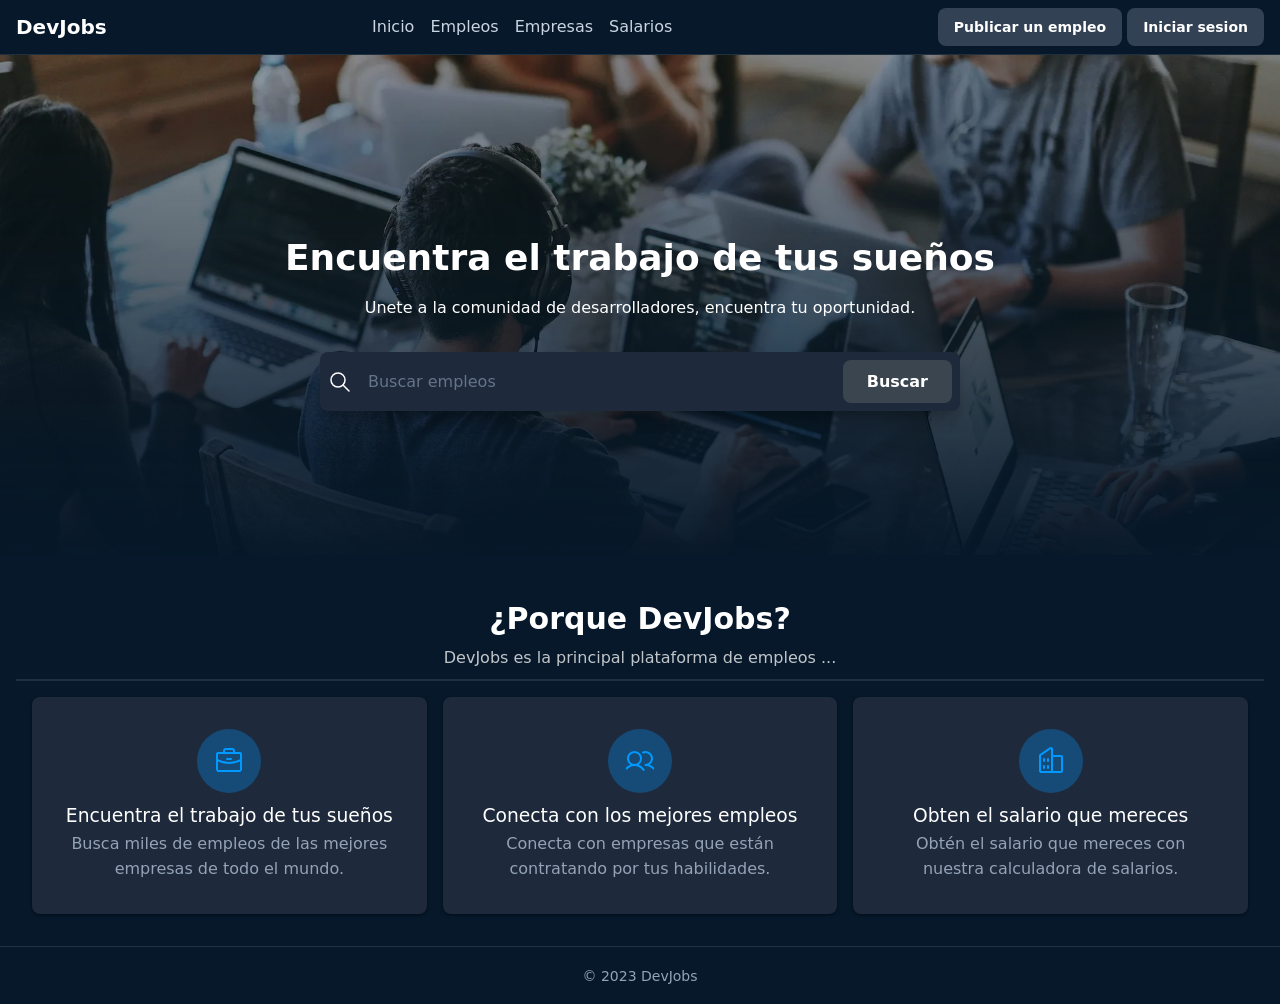
<file: html-css/index.html>
<!DOCTYPE html>
<html lang="es">

<head>
    <meta charset="UTF-8">
    <meta name="viewport" content="width=device-width, initial-scale=1.0">

    <link rel="stylesheet" href="./styles.css">
    <title>DevJobs</title>
</head>

<body>
    <header>
        <h2>DevJobs</h2>

        <nav>
            <a href="">Inicio</a>
            <a href="">Empleos</a>
            <a href="">Empresas</a>
            <a href="">Salarios</a>
        </nav>

        <div>
            <a href="">Publicar un empleo</a>
            <a href="">Iniciar sesion</a>
        </div>
    </header>


    <main>
        <section>
            <img src="./background.webp" alt="Background Image" />

            <h1>Encuentra el trabajo de tus sueños</h1>

            <p>Unete a la comunidad de desarrolladores, encuentra tu oportunidad.</p>

            <form role="search">
                <div>
                    <svg xmlns="http://www.w3.org/2000/svg" width="24" height="24" viewBox="0 0 24 24" fill="none"
                        stroke="currentColor" stroke-width="1.5" stroke-linecap="round" stroke-linejoin="round"
                        class="icon icon-tabler icons-tabler-outline icon-tabler-search">
                        <path stroke="none" d="M0 0h24v24H0z" fill="none" />
                        <path d="M10 10m-7 0a7 7 0 1 0 14 0a7 7 0 1 0 -14 0" />
                        <path d="M21 21l-6 -6" />
                    </svg>

                    <input type="text" placeholder="Buscar empleos" />

                    <button type="submit">Buscar</button>
                </div>
            </form>
        </section>

        <section>
            <header>
                <h2>¿Porque DevJobs?</h2>
                <p>DevJobs es la principal plataforma de empleos ...</p>
            </header>

            <footer>
                <article>
                    <svg fill="currentColor" height="32" viewBox="0 0 256 256" width="32"
                        xmlns="http://www.w3.org/2000/svg" aria-hidden="true">
                        <path
                            d="M216,56H176V48a24,24,0,0,0-24-24H104A24,24,0,0,0,80,48v8H40A16,16,0,0,0,24,72V200a16,16,0,0,0,16,16H216a16,16,0,0,0,16-16V72A16,16,0,0,0,216,56ZM96,48a8,8,0,0,1,8-8h48a8,8,0,0,1,8,8v8H96ZM216,72v41.61A184,184,0,0,1,128,136a184.07,184.07,0,0,1-88-22.38V72Zm0,128H40V131.64A200.19,200.19,0,0,0,128,152a200.25,200.25,0,0,0,88-20.37V200ZM104,112a8,8,0,0,1,8-8h32a8,8,0,0,1,0,16H112A8,8,0,0,1,104,112Z">
                        </path>
                    </svg>
                    <h3>Encuentra el trabajo de tus sueños</h3>
                    <p>Busca miles de empleos de las mejores empresas de todo el mundo.</p>
                </article>

                <article>
                    <svg fill="currentColor" height="32" viewBox="0 0 256 256" width="32"
                        xmlns="http://www.w3.org/2000/svg" aria-hidden="true">
                        <path
                            d="M117.25,157.92a60,60,0,1,0-66.5,0A95.83,95.83,0,0,0,3.53,195.63a8,8,0,1,0,13.4,8.74,80,80,0,0,1,134.14,0,8,8,0,0,0,13.4-8.74A95.83,95.83,0,0,0,117.25,157.92ZM40,108a44,44,0,1,1,44,44A44.05,44.05,0,0,1,40,108Zm210.14,98.7a8,8,0,0,1-11.07-2.33A79.83,79.83,0,0,0,172,168a8,8,0,0,1,0-16,44,44,0,1,0-16.34-84.87,8,8,0,1,1-5.94-14.85,60,60,0,0,1,55.53,105.64,95.83,95.83,0,0,1,47.22,37.71A8,8,0,0,1,250.14,206.7Z">
                        </path>
                    </svg>

                    <h3>Conecta con los mejores empleos</h3>
                    <p>Conecta con empresas que están contratando por tus habilidades.</p>
                </article>

                <article>
                    <svg fill="currentColor" height="32" viewBox="0 0 256 256" width="32"
                        xmlns="http://www.w3.org/2000/svg" aria-hidden="true">
                        <path
                            d="M240,208H224V96a16,16,0,0,0-16-16H144V32a16,16,0,0,0-24.88-13.32L39.12,72A16,16,0,0,0,32,85.34V208H16a8,8,0,0,0,0,16H240a8,8,0,0,0,0-16ZM208,96V208H144V96ZM48,85.34,128,32V208H48ZM112,112v16a8,8,0,0,1-16,0V112a8,8,0,1,1,16,0Zm-32,0v16a8,8,0,0,1-16,0V112a8,8,0,1,1,16,0Zm0,56v16a8,8,0,0,1-16,0V168a8,8,0,0,1,16,0Zm32,0v16a8,8,0,0,1-16,0V168a8,8,0,0,1,16,0Z">
                        </path>
                    </svg>

                    <h3>Obten el salario que mereces</h3>
                    <p>Obtén el salario que mereces con nuestra calculadora de salarios.</p>
                </article>
            </footer>

        </section>
    </main>


    <footer>
        <small>&copy; 2023 DevJobs</small>
    </footer>
</body>

</html>
</file>
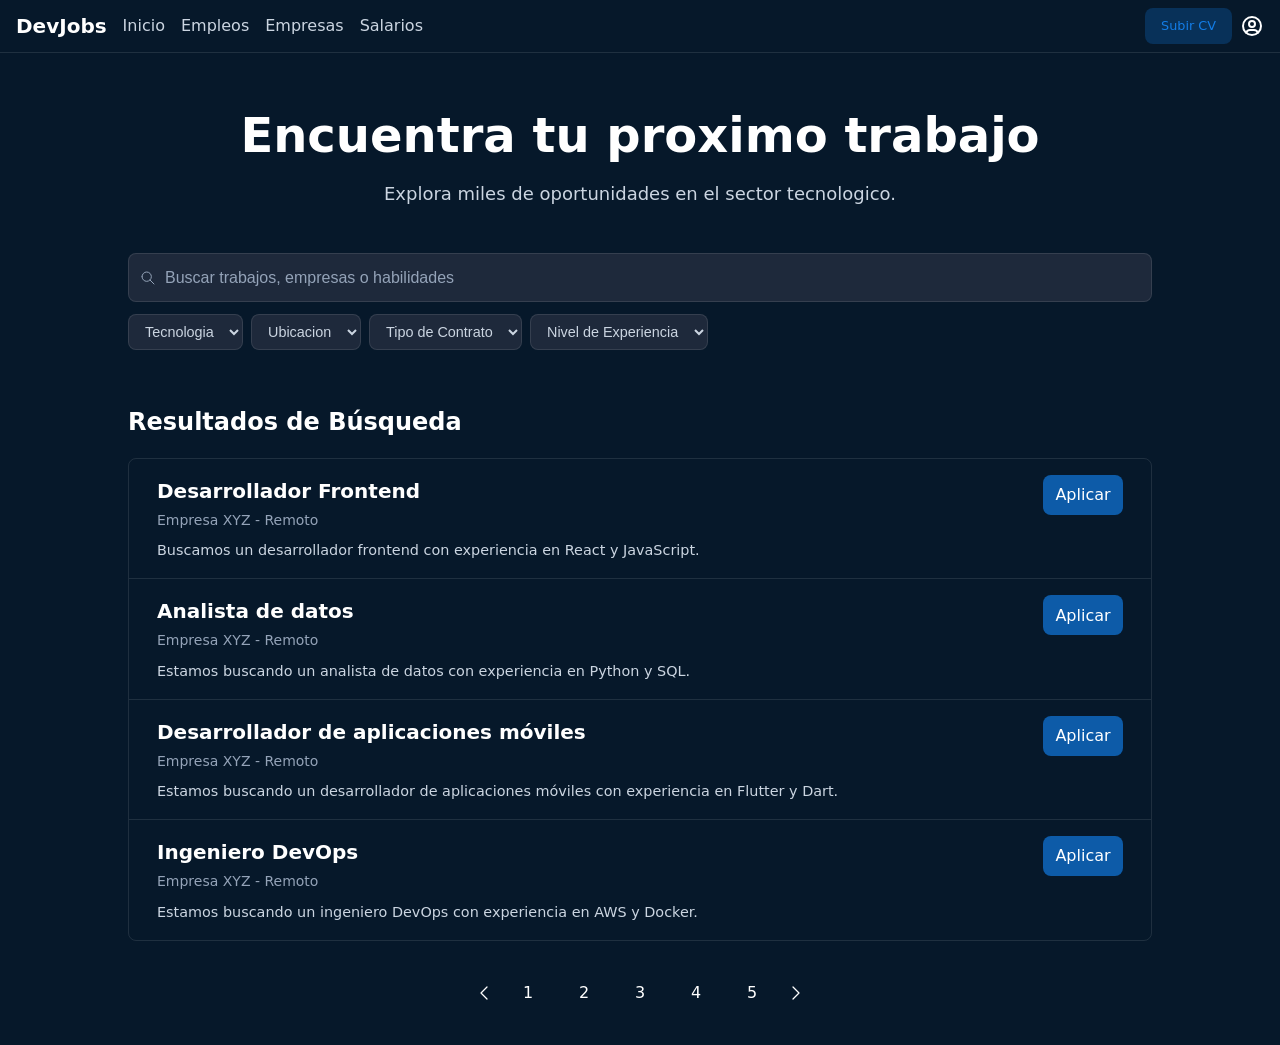
<file: html-css/html/resultados-de-busqueda.html>
<!DOCTYPE html>
<html lang="en">

<head>
    <meta charset="UTF-8">
    <meta name="viewport" content="width=device-width, initial-scale=1.0">
    <link rel="stylesheet" href="../css/resultados-busqueda-styles.css">
    <title>Resultados de Búsqueda</title>
</head>

<body>
    <header>
        <nav>
            <h2>DevJobs</h2>
            <a href="../index.html">Inicio</a>
            <a href="">Empleos</a>
            <a href="">Empresas</a>
            <a href="">Salarios</a>
        </nav>

        <div>
            <a href="">Subir CV</a>
            <svg xmlns="http://www.w3.org/2000/svg" width="24" height="24" viewBox="0 0 24 24" fill="none"
                stroke="currentColor" stroke-width="2" stroke-linecap="round" stroke-linejoin="round"
                class="icon icon-tabler icons-tabler-outline icon-tabler-user-circle">
                <path stroke="none" d="M0 0h24v24H0z" fill="none" />
                <path d="M12 12m-9 0a9 9 0 1 0 18 0a9 9 0 1 0 -18 0" />
                <path d="M12 10m-3 0a3 3 0 1 0 6 0a3 3 0 1 0 -6 0" />
                <path d="M6.168 18.849a4 4 0 0 1 3.832 -2.849h4a4 4 0 0 1 3.834 2.855" />
            </svg>
        </div>
    </header>

    <main>
        <section>
            <div>
                <h1>Encuentra tu proximo trabajo</h1>
                <p>Explora miles de oportunidades en el sector tecnologico.</p>
            </div>

            <div>
                <form role="search">
                    <div>
                        <svg xmlns="http://www.w3.org/2000/svg" width="24" height="24" viewBox="0 0 24 24" fill="none"
                            stroke="currentColor" stroke-width="1.5" stroke-linecap="round" stroke-linejoin="round"
                            class="icon icon-tabler icons-tabler-outline icon-tabler-search">
                            <path stroke="none" d="M0 0h24v24H0z" fill="none" />
                            <path d="M10 10m-7 0a7 7 0 1 0 14 0a7 7 0 1 0 -14 0" />
                            <path d="M21 21l-6 -6" />
                        </svg>
                        <input type="text" name="search" id="search" placeholder="Buscar trabajos, empresas o habilidades"/>
                    </div>
                    
                    <div>
                        <select name="tecnologia">
                            <option value="">Tecnologia</option>
                            <option value="java">Java</option>
                            <option value="react">React</option>
                            <option value="vue">Vue</option>
                        </select>
    
                        <select name="ubicacion">
                            <option value="">Ubicacion</option>
                            <option value="remoto">Remoto</option>
                            <option value="oficina">Oficina</option>
                            <option value="hibrido">Hibrido</option>
                        </select>
    
                        <select name="tipo-contrato">
                            <option value="">Tipo de Contrato</option>
                            <option value="temporal">Temporal</option>
                            <option value="indefinido">Indefinido</option>
                        </select>
    
                        <select name="nivel-experiencia">
                            <option value="">Nivel de Experiencia</option>
                            <option value="junior">Junior</option>
                            <option value="mid-level">Mid-Level</option>
                            <option value="senior">Senior</option>
                        </select>
                    </div>
                </form>

            </div>
        </section>

        <section>
            <h2>Resultados de Búsqueda</h2>

            <div>
                <div>
                    <article>
                        <div>
                            <h3>Desarrollador Frontend</h3>
                            <span>Empresa XYZ - Remoto</span>
                            <p>Buscamos un desarrollador frontend con experiencia en React y JavaScript.</p>
                        </div>
                        <a>Aplicar</a>
                    </article>
    
                    <article>
                        <div>
                            <h3>Analista de datos</h3>
                            <span>Empresa XYZ - Remoto</span>
                            <p>Estamos buscando un analista de datos con experiencia en Python y SQL.</p>
                        </div>
                        <a>Aplicar</a>
                    </article>
    
                    <article>
                        <div>
                            <h3>Desarrollador de aplicaciones móviles</h3>
                            <span>Empresa XYZ - Remoto</span>
                            <p>Estamos buscando un desarrollador de aplicaciones móviles con experiencia en Flutter y Dart.</p>
                        </div>
                        <a>Aplicar</a>
                    </article>
    
                    <article>
                        <div>
                            <h3>Ingeniero DevOps</h3>
                            <span>Empresa XYZ - Remoto</span>
                            <p>Estamos buscando un ingeniero DevOps con experiencia en AWS y Docker.</p>
                        </div>
                        <a>Aplicar</a>
                    </article>
                </div>

                <div>
                    <svg  xmlns="http://www.w3.org/2000/svg"  width="24"  height="24"  viewBox="0 0 24 24"  fill="none"  stroke="currentColor"  stroke-width="1.25"  stroke-linecap="round"  stroke-linejoin="round"  class="icon icon-tabler icons-tabler-outline icon-tabler-chevron-left"><path stroke="none" d="M0 0h24v24H0z" fill="none"/><path d="M15 6l-6 6l6 6" /></svg>

                    <a href="">1</a>
                    <a href="">2</a>
                    <a href="">3</a>
                    <a href="">4</a>
                    <a href="">5</a>

                    <svg  xmlns="http://www.w3.org/2000/svg"  width="24"  height="24"  viewBox="0 0 24 24"  fill="none"  stroke="currentColor"  stroke-width="1.25"  stroke-linecap="round"  stroke-linejoin="round"  class="icon icon-tabler icons-tabler-outline icon-tabler-chevron-right"><path stroke="none" d="M0 0h24v24H0z" fill="none"/><path d="M9 6l6 6l-6 6" /></svg>
                </div>
            </div>
        </section>
    </main>

    <footer>

    </footer>
</body>

</html>
</file>
<file: html-css/styles.css>
* {
    margin: 0;
    padding: 0;
    box-sizing: border-box;
}

:root {
    --primary: #3b4550;
    --primary-dark: #0a3d66;
    --primary-hover: #0d5ba8;
    --primary-light: #09f;
    --background: #06182a;
    --text-primary: #ffffff;
    --text-secondary: #cbd5e1;
    --text-muted: #94a3b8;
    --border: rgba(255, 255, 255, 0.1);
    --card-bg: #1e293b;
    --shadow: rgba(0, 0, 0, 0.3);
    --input-bg: #1e293b;
    --hsla-example: hsla(210, 100%, 56%, 1);
}

@font-face {
    font-family: 'Inter Variable';
    font-style: normal;
    font-display: swap;
    font-weight: 100 900;
    src: url(https://cdn.jsdelivr.net/fontsource/fonts/inter:vf@latest/latin-wght-normal.woff2) format('woff2-variations');
    unicode-range: U+0000-00FF, U+0131, U+0152-0153, U+02BB-02BC, U+02C6, U+02DA, U+02DC, U+0304, U+0308, U+0329, U+2000-206F, U+20AC, U+2122, U+2191, U+2193, U+2212, U+2215, U+FEFF, U+FFFD;
}

body {
    font-family: system-ui;
    background-color: var(--background);
    color: var(--text-primary);
    min-height: 100vh;
    display: flex;
    flex-direction: column;
    line-height: 1.6;
}


/* Títulos principales */
h1 {
    font-size: 2.25rem;
    font-weight: 900;
    margin-bottom: 1rem;
    line-height: 1.2;
    text-wrap: balance;
}

h1+p {
    text-wrap: balance;
    margin-bottom: 2rem
}

/* Header */
header {
    border-bottom: 1px solid var(--border);
    background: var(--background);
    padding: .5rem 1rem;
    display: flex;
    align-items: center;
    justify-content: space-between;
    gap: 2rem;

    h2 {
        font-size: 1.25rem;
        font-weight: 700;
        color: var(--text-primary);
    }
}

/* Navegación del header a otras páginas */
nav {
    align-items: center;
    gap: 1rem;
    display: flex;

    a {
        text-decoration: none;
        color: var(--text-secondary);
        transition: color 0.2s;
        font-weight: 500;

        &:hover,
        &:focus {
            color: var(--primary);
            outline: none;
        }
    }
}

/* Botones del Header */
header div a {
    padding: 0.5rem 1rem;
    border-radius: 0.5rem;
    background-color: #334155;
    color: var(--text-primary);
    display: inline-block;
    font-size: 0.875rem;
    font-weight: 700;
    text-decoration: none;
    /* TODO */
}

/* Hero */
main>section:nth-child(1) {
    height: 500px;
    text-align: center;
    display: flex;
    flex-direction: column;
    justify-content: center;
    align-items: center;

    h1 {
        padding-top: 36px;
    }

    &>img {
        position: absolute;
        width: 100%;
        height: 100%;
        object-fit: cover;
        z-index: -1;
        left: 0;
        right: 0;
        mask-image: linear-gradient(to bottom, rgba(16, 25, 34, 1) 5%, rgba(16, 25, 34, 0) 80%);
    }
}

/* Formulario de Búsqueda */
form {
    max-width: 42rem;
    width: 100%;
    margin: 0 auto;
    padding-inline: 1rem;
}

form>div {
    display: flex;
    align-items: center;
    background-color: var(--input-bg);
    border-radius: 0.5rem;
    box-shadow: 0 10px 15px -3px var(--shadow);
    padding: 0.5rem;
    gap: 0.5rem;
}

form span {
    padding-left: 0.75rem;
    color: var(--text-muted);
    display: flex;
    align-items: center;
    flex-shrink: 0;
}

form input[type="text"] {
    flex: 1;
    background: transparent;
    border: none;
    outline: none;
    color: var(--text-primary);
    padding: 0.75rem 0.5rem;
    font-size: 1rem;
    font-family: inherit;
}

form input[type="text"]::placeholder {
    color: #64748b;
}

form button[type="submit"] {
    padding: 0.75rem 1.5rem;
    border-radius: 0.5rem;
    background-color: var(--primary);
    color: white;
    font-weight: 700;
    border: none;
    cursor: pointer;
    transition: background-color 0.2s;
    font-family: inherit;
    font-size: 1rem;
    white-space: nowrap;
}

form button[type="submit"]:hover,
form button[type="submit"]:focus {
    background-color: var(--primary-hover);
    outline: 2px solid white;
    outline-offset: 2px;
}

/* Features Section */
main>section:nth-child(2) {
    padding-inline: 1rem;
    background-color: var(--background);
    padding-top: 2rem;

    &>header {
        gap: 2px;
        flex-direction: column;

        h2 {
            margin-bottom: 0;
        }

        p {
            opacity: .75;
        }
    }

    &>div {
        max-width: 1280px;
        margin: 0 auto;
    }
}

main>section:nth-child(2) h2 {
    font-size: 1.875rem;
    font-weight: 700;
    color: var(--text-primary);
    margin-bottom: 1rem;
}

main>section:nth-child(2)>div>div:first-child>p {
    font-size: 1.125rem;
    color: var(--text-muted);
    max-width: 42rem;
    margin: 0 auto;
}

/* Grid de Features */
main>section:nth-child(2) footer {
    display: grid;
    grid-template-columns: repeat(auto-fit, minmax(280px, 1fr));
    gap: 16px
}

/* Footer */
footer {
    background-color: var(--background);
    border-top: 1px solid var(--border);
    text-align: center;
    padding: 16px;

    small {
        color: var(--text-muted);
        font-size: 0.875rem;
    }
}

article {
    background-color: var(--card-bg);
    padding: 2rem;
    margin-bottom: 16px;
    border-radius: 0.5rem;
    box-shadow: 0px 1px 3px 0px rgba(0, 0, 0, 0.5);

    svg {
        color: var(--primary-light);
        background: rgba(0, 153, 255, .3);
        width: 64px;
        height: 64px;
        border-radius: 100%;
        padding: 16px;
    }

    p {
        color: var(--text-muted);
    }

    h3 {
        font-weight: 500;
    }
}
</file>
<file: html-css/css/resultados-busqueda-styles.css>
* {
    margin: 0;
    padding: 0;
    box-sizing: border-box;
}

:root {
    --primary: #3b4550;
    --primary-dark: #0a3d66;
    --primary-hover: #0d5ba8;
    --primary-light: #09f;
    --background: #06182a;
    --text-primary: #ffffff;
    --text-secondary: #cbd5e1;
    --text-muted: #94a3b8;
    --border: rgba(255, 255, 255, 0.1);
    --card-bg: #1e293b;
    --shadow: rgba(0, 0, 0, 0.3);
    --input-bg: #1e293b;
    --hsla-example: hsla(210, 100%, 56%, 1);
}

@font-face {
    font-family: 'Inter Variable';
    font-style: normal;
    font-display: swap;
    font-weight: 100 900;
    src: url(https://cdn.jsdelivr.net/fontsource/fonts/inter:vf@latest/latin-wght-normal.woff2) format('woff2-variations');
    unicode-range: U+0000-00FF, U+0131, U+0152-0153, U+02BB-02BC, U+02C6, U+02DA, U+02DC, U+0304, U+0308, U+0329, U+2000-206F, U+20AC, U+2122, U+2191, U+2193, U+2212, U+2215, U+FEFF, U+FFFD;
}

body {
    font-family: system-ui;
    background-color: var(--background);
    color: var(--text-primary);
    min-height: 100vh;
    display: flex;
    flex-direction: column;
    line-height: 1.6;
}

h1 {
    font-size: 2.25rem;
    font-weight: 550;
    margin-bottom: 1rem;
    line-height: 1.2;
    text-wrap: balance;
}

h1+p {
    text-wrap: balance;
    margin-bottom: 2rem
}

/* Header */
header {
    border-bottom: 1px solid var(--border);
    background: var(--background);
    padding: .5rem 1rem;
    display: flex;
    align-items: center;
    justify-content: space-between;
    gap: 2rem;

    h2 {
        font-size: 1.25rem;
        font-weight: 700;
        color: var(--text-primary);
    }
}

header div:nth-last-child(1) {
    display: flex;
    align-items: center;
    gap: 0.5rem;

    a {
        padding: 0.5rem 1rem;
        border-radius: 0.5rem;
        color: #137de7;
        display: inline-block;
        font-size: 0.8rem;
        font-weight: 500;
        text-decoration: none;
        background-color: #0d5aa860;
    }

    svg {
        width: 24px;
        height: 24px;
        color: var(--text-primary);
    }
}

/* Navegación del header a otras páginas */
nav {
    align-items: center;
    gap: 1rem;
    display: flex;

    a {
        text-decoration: none;
        color: var(--text-secondary);
        transition: color 0.2s;
        font-weight: 500;

        &:hover,
        &:focus {
            color: var(--primary);
            outline: none;
        }
    }
}

/* Hero */
main>section:nth-child(1) {
    height: 350px;
    width: 100%;
    text-align: center;
    display: flex;
    flex-direction: column;
    justify-content: center;
    align-items: center;

    div:nth-child(1) {
        width: 100%;
        margin-bottom: 0.75rem;

        h1 {
            font-size: 3rem;
        }

        p {
            color: var(--text-secondary);
            font-size: 1.125rem;
        }
    }

    div:nth-child(2) {
        width: 80%;

        form {
            display: flex;
            flex-direction: column;
            justify-content: center;

            &>div {
                position: relative;
                display: inline-flex;
                align-items: center;

                svg {
                    position: absolute;
                    left: 0.75rem;
                    width: 16px;
                    height: 16px;
                    color: var(--text-muted);
                }
                input{
                    background-color: var(--input-bg);
                    border: 1px solid var(--border);
                    padding: 0.9rem 0.75rem;
                    padding-left: 2.25rem;
                    border-radius: 0.5rem;
                    color: var(--text-secondary);
                    font-size: 1rem;
                    width: 100%;

                    &::placeholder {
                        color: var(--text-muted);
                    }

                    &:focus {
                        outline: none;
                        border-color: var(--primary);
                        box-shadow: 0 0 0 0.05rem var(--primary-light);
                    }
                }
            }

            div:nth-child(2) {
                display: flex;
                gap: 0.5rem;
                flex-wrap: wrap;

                select {
                    background-color: var(--input-bg);
                    border: 1px solid var(--border);
                    padding: 0.5rem 0.75rem;
                    border-radius: 0.5rem;
                    color: var(--text-secondary);
                    font-size: 0.9rem;

                    &::placeholder {
                        color: var(--text-secondary);
                    }

                    &:focus {
                        outline: none;
                        border-color: var(--primary);
                        box-shadow: 0 0 0 0.05rem var(--primary-light);
                    }
                }
            }
        }
    }
}

main>section:nth-child(2) {
    display: flex;
    flex-direction: column;
    gap: 1rem;
    align-items: center;

    h2{
        width: 80%;
    }

    div {
        width: 80%;

        &>div {
            width: 100%;
            border: solid 1px var(--border);
            border-radius: 0.5rem;
        }

        article {
            display: flex;
            justify-content: space-between;
            border-bottom: solid 1px var(--border);
            padding: 1rem 1.75rem;

            &:last-child {
                border: none;
            }

            h3 {
                font-size: 1.25rem;
                margin-bottom: 0;
                color: var(--text-primary);
            }

            span {
                font-size: 0.875rem;
                color: var(--text-muted);
                margin-bottom: 0.5rem;
                display: inline-block;
            }

            p {
                color: var(--text-secondary);
                font-size: 0.9rem;
            }

            a {
                color: var(--text-primary);
                display: flex;
                align-items: center;
                justify-content: center;
                text-decoration: none;
                height: 2.5rem;
                width: 5rem;
                background: var(--primary-hover);
                border-radius: 0.5rem;

                &:hover,
                &:focus {
                    outline: none;
                }
            }
        }

        div:last-child {
            border: none;
            display: flex;
            justify-content: center;
            align-items: center;
            padding: 2rem;
            gap: 0.5rem;

            a {
                color: var(--text-primary);
                display: flex;
                align-items: center;
                justify-content: center;
                text-decoration: none;
                height: 2.5rem;
                width: 3rem;
                border-radius: 0.5rem;

                &:hover,
                &:focus {
                    outline-style: none;
                    background: var(--primary-hover);
                }
            }

        }
    }
}
</file>
